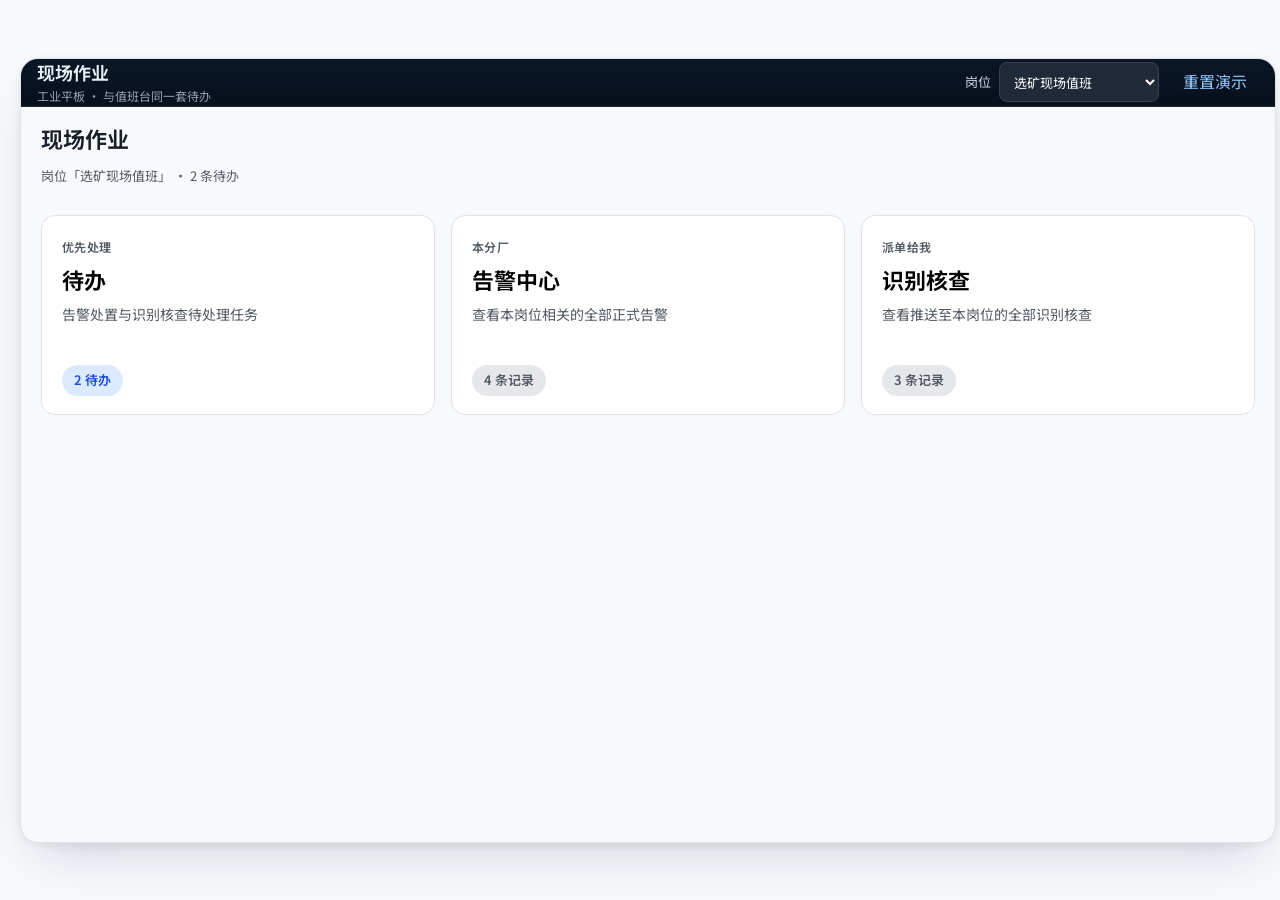
<file: mobile.html>
<!DOCTYPE html>
<html lang="zh-CN">
<head>
  <meta charset="UTF-8">
  <meta name="viewport" content="width=device-width, initial-scale=1, maximum-scale=1">
  <title>现场作业 · 工业平板</title>
  <link rel="stylesheet" href="./css/mobile.css?v=8">
</head>
<body>
  <div class="stage">
    <div class="tablet" id="app">
      <header class="bar dark-nav">
        <div>
          <strong>现场作业</strong>
          <span class="bar-sub">工业平板 · 与值班台同一套待办</span>
        </div>
        <div class="bar-right">
          <label class="post-pick">岗位
            <select id="post" class="bar-select"></select>
          </label>
          <button type="button" class="bar-link" id="reset">重置演示</button>
        </div>
      </header>
      <main id="main"></main>
    </div>
  </div>
  <script src="./js/store.js?v=2"></script>
  <script src="./js/mobile.js?v=12"></script>
</body>
</html>
</file>
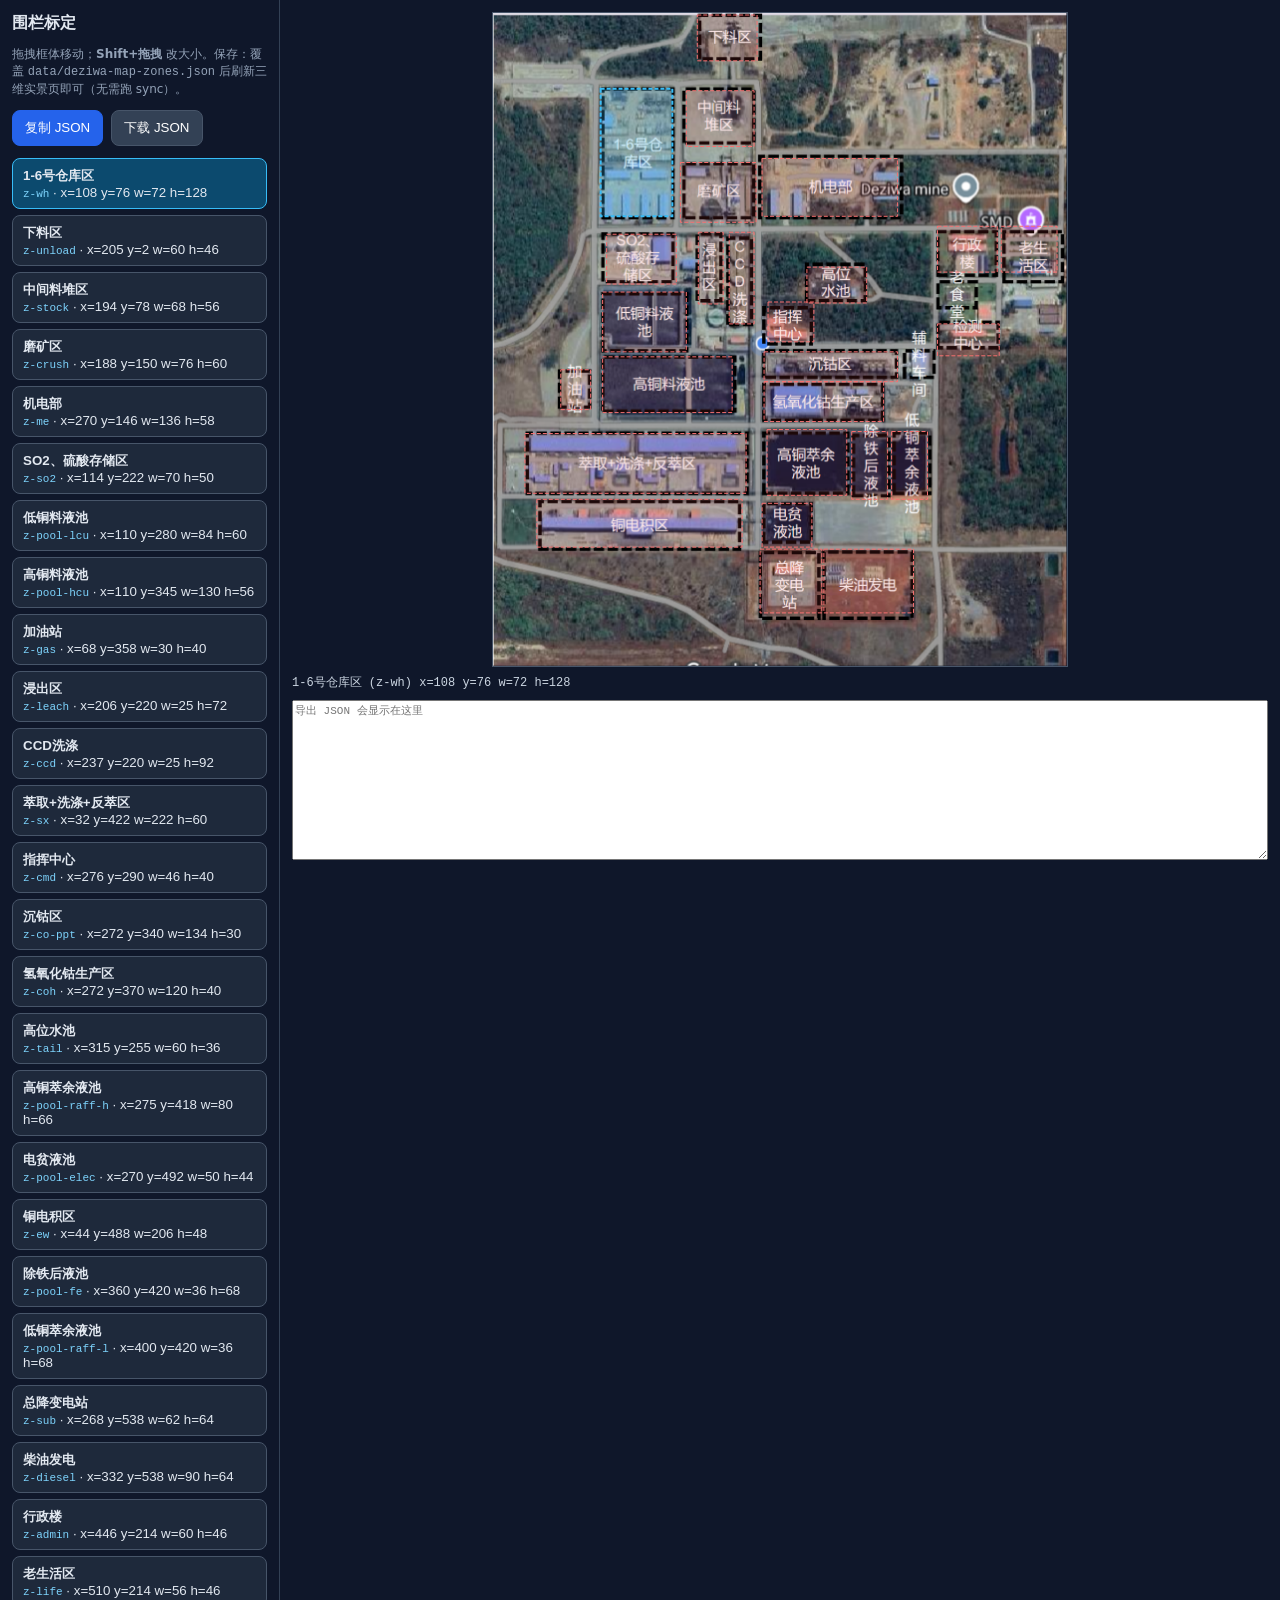
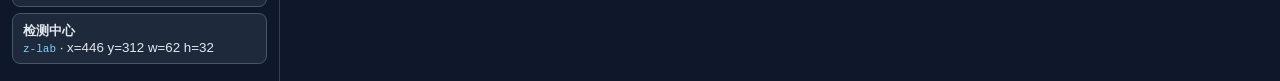
<file: tools/zone-calibrate.html>
<!DOCTYPE html>
<html lang="zh-CN">
<head>
  <meta charset="UTF-8">
  <meta name="viewport" content="width=device-width, initial-scale=1">
  <title>Deziwa 围栏标定 · 576×655</title>
  <style>
    * { box-sizing: border-box; }
    body { margin: 0; font: 14px/1.4 system-ui, sans-serif; background: #0f172a; color: #e2e8f0; }
    .layout { display: grid; grid-template-columns: 280px 1fr; min-height: 100vh; }
    aside { padding: 12px; border-right: 1px solid #334155; overflow: auto; }
    main { padding: 12px; overflow: auto; }
    h1 { font-size: 16px; margin: 0 0 8px; }
    .hint { font-size: 12px; color: #94a3b8; margin-bottom: 12px; }
    .zone-item { display: block; width: 100%; text-align: left; padding: 8px 10px; margin-bottom: 6px;
      border: 1px solid #475569; border-radius: 8px; background: #1e293b; color: inherit; cursor: pointer; }
    .zone-item.is-on { border-color: #38bdf8; background: #0c4a6e; }
    .zone-item code { font-size: 11px; color: #7dd3fc; }
    .toolbar { display: flex; flex-wrap: wrap; gap: 8px; margin-bottom: 12px; }
    button { padding: 8px 12px; border-radius: 8px; border: 1px solid #475569; background: #334155; color: #fff; cursor: pointer; }
    button.primary { background: #2563eb; border-color: #2563eb; }
    .stage { position: relative; width: min(100%, 576px); margin: 0 auto; }
    .stage svg { width: 100%; height: auto; display: block; border: 1px solid #475569; touch-action: none; }
    .coords { font-family: ui-monospace, monospace; font-size: 12px; margin-top: 8px; color: #cbd5e1; }
    textarea { width: 100%; height: 160px; margin-top: 8px; font-size: 11px; font-family: ui-monospace, monospace; }
  </style>
</head>
<body>
  <div class="layout">
    <aside>
      <h1>围栏标定</h1>
      <p class="hint">拖拽框体移动；<b>Shift+拖拽</b> 改大小。保存：覆盖 <code>data/deziwa-map-zones.json</code> 后刷新三维实景页即可（无需跑 sync）。</p>
      <div class="toolbar">
        <button type="button" class="primary" id="btn-export">复制 JSON</button>
        <button type="button" id="btn-download">下载 JSON</button>
      </div>
      <div id="zone-list"></div>
    </aside>
    <main>
      <div class="stage" id="stage"></div>
      <div class="coords" id="coords">—</div>
      <textarea id="out" readonly placeholder="导出 JSON 会显示在这里"></textarea>
    </main>
  </div>
  <script>
    const MAP_W = 576;
    const MAP_H = 655;
    const zonesUrl = "../data/deziwa-map-zones.json";
    const imgUrl = "../assets/deziwa-aerial.png";

    let zones = [];
    let selectedId = null;
    let drag = null;

    async function load() {
      zones = await fetch(zonesUrl).then((r) => r.json());
      selectedId = zones[0]?.id ?? null;
      renderList();
      renderSvg();
    }

    function renderList() {
      const list = document.getElementById("zone-list");
      list.innerHTML = zones.map((z) => `
        <button type="button" class="zone-item${z.id === selectedId ? " is-on" : ""}" data-id="${z.id}">
          <strong>${z.name}</strong><br>
          <code>${z.id}</code> · x=${z.x} y=${z.y} w=${z.w} h=${z.h}
        </button>
      `).join("");
      list.querySelectorAll("[data-id]").forEach((btn) => {
        btn.addEventListener("click", () => {
          selectedId = btn.dataset.id;
          renderList();
          renderSvg();
        });
      });
    }

    function renderSvg() {
      const z = zones.find((item) => item.id === selectedId);
      document.getElementById("coords").textContent = z
        ? `${z.name} (${z.id})  x=${z.x}  y=${z.y}  w=${z.w}  h=${z.h}`
        : "—";

      const rects = zones.map((item) => {
        const on = item.id === selectedId;
        return `<rect data-id="${item.id}" x="${item.x}" y="${item.y}" width="${item.w}" height="${item.h}"
          fill="${on ? "rgba(56,189,248,0.25)" : "rgba(239,68,68,0.12)"}"
          stroke="${on ? "#38bdf8" : "#f87171"}" stroke-width="${on ? 2 : 1}" stroke-dasharray="4 2" />`;
      }).join("");

      document.getElementById("stage").innerHTML = `
        <svg viewBox="0 0 ${MAP_W} ${MAP_H}" xmlns="http://www.w3.org/2000/svg">
          <image href="${imgUrl}" x="0" y="0" width="${MAP_W}" height="${MAP_H}" />
          ${rects}
        </svg>
      `;

      const svg = document.querySelector("#stage svg");
      svg.addEventListener("pointerdown", onPointerDown);
      svg.addEventListener("pointermove", onPointerMove);
      svg.addEventListener("pointerup", onPointerUp);
      svg.addEventListener("pointerleave", onPointerUp);
    }

    function svgPoint(svg, clientX, clientY) {
      const pt = svg.createSVGPoint();
      pt.x = clientX;
      pt.y = clientY;
      const ctm = svg.getScreenCTM();
      if (!ctm) return { x: 0, y: 0 };
      const p = pt.matrixTransform(ctm.inverse());
      return { x: p.x, y: p.y };
    }

    function onPointerDown(event) {
      const svg = event.currentTarget;
      const target = event.target.closest("[data-id]");
      if (!target || target.tagName !== "rect") return;
      selectedId = target.dataset.id;
      renderList();
      const zone = zones.find((z) => z.id === selectedId);
      const p = svgPoint(svg, event.clientX, event.clientY);
      drag = {
        id: selectedId,
        resize: event.shiftKey,
        startX: p.x,
        startY: p.y,
        ox: zone.x,
        oy: zone.y,
        ow: zone.w,
        oh: zone.h,
      };
      svg.setPointerCapture(event.pointerId);
      event.preventDefault();
    }

    function onPointerMove(event) {
      if (!drag) return;
      const svg = event.currentTarget;
      const zone = zones.find((z) => z.id === drag.id);
      const p = svgPoint(svg, event.clientX, event.clientY);
      const dx = p.x - drag.startX;
      const dy = p.y - drag.startY;
      if (drag.resize) {
        zone.w = Math.max(8, Math.round((drag.ow + dx) * 10) / 10);
        zone.h = Math.max(8, Math.round((drag.oh + dy) * 10) / 10);
      } else {
        zone.x = Math.round((drag.ox + dx) * 10) / 10;
        zone.y = Math.round((drag.oy + dy) * 10) / 10;
      }
      renderSvg();
    }

    function onPointerUp(event) {
      if (!drag) return;
      drag = null;
      try { event.currentTarget.releasePointerCapture(event.pointerId); } catch (_) {}
    }

    function exportJson() {
      return JSON.stringify(zones, null, 2) + "\n";
    }

    document.getElementById("btn-export").addEventListener("click", async () => {
      const text = exportJson();
      document.getElementById("out").value = text;
      await navigator.clipboard.writeText(text);
      alert("已复制到剪贴板，请粘贴保存到 prototype/data/deziwa-map-zones.json，然后刷新 index.html#/t1/overview");
    });

    document.getElementById("btn-download").addEventListener("click", () => {
      const blob = new Blob([exportJson()], { type: "application/json" });
      const a = document.createElement("a");
      a.href = URL.createObjectURL(blob);
      a.download = "deziwa-map-zones.json";
      a.click();
      URL.revokeObjectURL(a.href);
    });

    load().catch((err) => alert("加载失败：" + err));
  </script>
</body>
</html>
</file>
<file: css/mobile.css>
@import url("https://fonts.googleapis.com/css2?family=Noto+Sans+SC:wght@400;500;600;700&display=swap");
@import "./mineral.css";

*,
*::before,
*::after {
  box-sizing: border-box;
}

html,
body {
  margin: 0;
  min-height: 100%;
  background: var(--background);
  color: var(--foreground);
  font-family: "Noto Sans SC", "Source Han Sans SC", "PingFang SC", sans-serif;
  font-size: 16px;
  line-height: 1.45;
}

button,
select,
input,
textarea,
a {
  font: inherit;
}

button,
[role="button"],
a,
select {
  cursor: pointer;
}

:focus-visible {
  outline: 3px solid var(--focus);
  outline-offset: 2px;
}

.stage {
  min-height: 100vh;
  display: grid;
  place-items: center;
  padding: 20px;
  background: var(--background);
}

.tablet {
  width: min(1280px, calc(100vw - 24px));
  height: min(800px, calc((100vw - 24px) * 0.625), calc(100vh - 24px));
  background: var(--background);
  border-radius: 18px;
  overflow: hidden;
  display: flex;
  flex-direction: column;
  border: 1px solid var(--border);
  box-shadow: 0 2px 8px oklch(0.3 0.02 255 / 0.06), 0 24px 48px -20px oklch(0.28 0.05 255 / 0.22);
}

.bar {
  flex-shrink: 0;
  height: 48px;
  padding: 0 16px;
  display: flex;
  align-items: center;
  justify-content: space-between;
  gap: 16px;
}

.bar strong {
  display: block;
  font-size: 18px;
  font-weight: 650;
}

.bar-sub {
  display: block;
  margin-top: 2px;
  font-size: 12px;
  color: #94a3b8;
}

.bar-right {
  display: flex;
  align-items: center;
  gap: 12px;
}

.post-pick {
  display: flex;
  align-items: center;
  gap: 8px;
  font-size: 13px;
  color: #cbd5e1;
}

.bar-select {
  height: 40px;
  min-width: 160px;
  border: 1px solid #374151;
  border-radius: 8px;
  background: #1f2937;
  color: #fff;
  padding: 0 10px;
}

.bar-link {
  height: 40px;
  padding: 0 12px;
  border: 0;
  border-radius: 8px;
  background: transparent;
  color: #93c5fd;
}

.bar-link:hover {
  background: #1f2937;
}

#main {
  flex: 1;
  min-height: 0;
  display: flex;
  flex-direction: column;
}

.inbox,
.job {
  flex: 1;
  min-height: 0;
  display: flex;
  flex-direction: column;
}

.inbox-head {
  padding: 16px 20px 8px;
}

.inbox-head h1 {
  margin: 0;
  font-size: 22px;
  font-weight: 650;
}

.list-nav {
  display: flex;
  align-items: flex-start;
  gap: 12px;
}

.list-nav .back {
  flex-shrink: 0;
  margin-top: 2px;
}

.list-nav h1 {
  font-size: 20px;
}

.home-grid {
  flex: 1;
  min-height: 0;
  overflow: auto;
  padding: 8px 20px 24px;
  display: grid;
  grid-template-columns: 1fr 1fr;
  gap: 16px;
  align-content: start;
}

.home-grid-3 {
  grid-template-columns: repeat(3, 1fr);
}

.home-tile {
  text-align: left;
  border: 1px solid var(--line);
  border-radius: 14px;
  background: var(--panel);
  padding: 22px 20px 18px;
  min-height: 200px;
  display: flex;
  flex-direction: column;
  gap: 8px;
  transition: border-color 0.15s, background 0.15s;
}

.home-tile:hover,
.home-tile:active {
  border-color: #93c5fd;
  background: #eff6ff;
}

.home-tile-kicker {
  font-size: 12px;
  font-weight: 600;
  color: var(--muted-foreground);
  text-transform: uppercase;
  letter-spacing: 0.04em;
}

.home-tile strong {
  font-size: 22px;
  font-weight: 650;
}

.home-tile p {
  margin: 0;
  flex: 1;
  color: var(--muted-foreground);
  font-size: 14px;
}

.home-badge {
  align-self: flex-start;
  margin-top: 8px;
  font-size: 13px;
  font-weight: 600;
  color: var(--muted-foreground);
  background: #e5e7eb;
  padding: 6px 12px;
  border-radius: 999px;
}

.home-badge.is-hot {
  color: #1d4ed8;
  background: #dbeafe;
}

.tabs {
  display: flex;
  gap: 8px;
  padding: 0 20px 12px;
}

.tab {
  flex: 1;
  height: 48px;
  border: 1px solid var(--line);
  border-radius: 10px;
  background: var(--panel);
  color: var(--text);
  font-weight: 600;
}

.tab.is-on {
  background: var(--primary);
  border-color: var(--primary);
  color: #fff;
}

.tab b {
  margin-left: 6px;
  font-variant-numeric: tabular-nums;
}

.list {
  flex: 1;
  min-height: 0;
  overflow: auto;
  padding: 0 20px 20px;
  display: flex;
  flex-direction: column;
  gap: 10px;
}

.task {
  display: block;
  width: 100%;
  text-align: left;
  border: 1px solid var(--line);
  background: var(--panel);
  border-radius: 12px;
  padding: 16px 18px;
  min-height: 88px;
}

.task:hover,
.task:active {
  border-color: #93c5fd;
  background: #eff6ff;
}

.task .row {
  display: flex;
  justify-content: space-between;
  align-items: center;
  gap: 12px;
}

.task strong {
  font-size: 17px;
}

.task p {
  margin: 6px 0 0;
}

.list-section {
  margin: 18px 20px 0;
  font-size: 15px;
  font-weight: 600;
  color: var(--muted-foreground);
}

.list-hint {
  margin: 0 20px 8px;
}

.task.is-muted {
  background: #f9fafb;
}

.task.is-muted:hover,
.task.is-muted:active {
  border-color: #cbd5e1;
  background: #f3f4f6;
}

.list-history {
  padding-top: 8px;
}

.task.is-done {
  cursor: default;
  background: #f3f4f6;
  border-style: dashed;
  min-height: auto;
}

.task.is-done:hover,
.task.is-done:active {
  border-color: var(--line);
  background: #f3f4f6;
}

.task .tag {
  font-size: 12px;
  font-weight: 600;
  color: var(--muted-foreground);
  background: #e5e7eb;
  padding: 2px 8px;
  border-radius: 999px;
}

.meta {
  color: var(--muted-foreground);
  font-size: 13px;
}

.empty {
  margin: 40px auto;
  text-align: center;
  color: var(--muted-foreground);
  max-width: 420px;
}

.job-nav {
  display: flex;
  align-items: center;
  gap: 12px;
  padding: 12px 20px 0;
}

.back {
  height: 48px;
  padding: 0 16px;
  border: 1px solid var(--line);
  border-radius: 10px;
  background: var(--panel);
}

.job-nav h1 {
  margin: 0;
  font-size: 20px;
}

.job-body {
  flex: 1;
  min-height: 0;
  display: grid;
  grid-template-columns: 1.05fr 0.95fr;
  gap: 14px;
  padding: 12px 20px 16px;
}

.job-body-single {
  grid-template-columns: 1fr;
}

.timeline {
  margin-top: 16px;
  padding-top: 12px;
  border-top: 1px solid var(--line);
}

.timeline h3 {
  margin: 0 0 8px;
  font-size: 14px;
}

.timeline ul {
  margin: 0;
  padding-left: 18px;
  color: var(--muted-foreground);
  font-size: 13px;
}

.timeline li {
  margin-bottom: 6px;
}

.pane {
  min-height: 0;
  overflow: auto;
  background: var(--panel);
  border: 1px solid var(--line);
  border-radius: 12px;
  padding: 16px 18px;
}

.pane.form {
  display: flex;
  flex-direction: column;
  overflow: hidden;
}

.form-scroll {
  flex: 1;
  min-height: 0;
  overflow: auto;
}

.pane h2 {
  margin: 0 0 12px;
  font-size: 15px;
  font-weight: 650;
}

.detail-head {
  display: flex;
  justify-content: space-between;
  align-items: flex-start;
  gap: 12px;
  margin-bottom: 12px;
}

.detail-head strong {
  font-size: 18px;
}

.kv {
  margin: 0 0 12px;
}

.kv dt {
  color: var(--muted-foreground);
  font-size: 13px;
}

.kv dd {
  margin: 0 0 8px;
  font-size: 16px;
}

.shots {
  display: grid;
  grid-template-columns: 1fr 1fr;
  gap: 8px;
}

.monitor {
  min-height: 150px;
  background: #111827;
  color: #e5e7eb;
  border-radius: 10px;
  padding: 12px;
  display: flex;
  flex-direction: column;
  justify-content: space-between;
}

.monitor span,
.monitor p {
  margin: 0;
  font-size: 12px;
  color: #94a3b8;
}

.monitor b {
  font-size: 20px;
  letter-spacing: 0.04em;
}

.ask {
  margin: 12px 0 0;
  padding: 12px;
  background: #fffbeb;
  border: 1px solid #fde68a;
  border-radius: 10px;
}

.ask h3 {
  margin: 0 0 6px;
  font-size: 14px;
}

.form .block {
  display: block;
  margin-bottom: 12px;
}

.form .lbl {
  display: block;
  margin-bottom: 6px;
  font-weight: 600;
}

.form label {
  display: block;
  margin-bottom: 12px;
  font-weight: 600;
}

.form textarea,
.form .field {
  display: block;
  width: 100%;
  margin-top: 6px;
  border: 1px solid var(--line);
  border-radius: 10px;
  padding: 10px 12px;
  background: #fff;
}

.form textarea {
  min-height: 96px;
  resize: vertical;
}

.choices {
  display: flex;
  flex-wrap: wrap;
  gap: 8px;
  margin-top: 8px;
}

.choice {
  min-height: 48px;
  padding: 0 14px;
  border: 1px solid var(--line);
  border-radius: 10px;
  background: #fff;
}

.choice.is-on {
  background: var(--primary);
  border-color: var(--primary);
  color: #fff;
}

.photos {
  display: flex;
  flex-wrap: wrap;
  gap: 8px;
  margin-top: 8px;
}

.photo {
  width: 92px;
  height: 72px;
  border-radius: 8px;
  background: #1f2937;
  color: #94a3b8;
  display: grid;
  place-items: center;
  font-size: 12px;
}

.job-foot {
  display: flex;
  gap: 10px;
  flex-shrink: 0;
  padding-top: 12px;
  margin-top: 8px;
  border-top: 1px solid var(--line);
}

.btn {
  flex: 1;
  min-height: 52px;
  border: 1px solid var(--line);
  border-radius: 10px;
  background: var(--panel);
  font-weight: 650;
}

.btn-primary {
  background: var(--primary);
  border-color: var(--primary);
  color: #fff;
}

.btn[disabled] {
  opacity: 0.45;
}

.lvl {
  display: inline-flex;
  align-items: center;
  height: 26px;
  padding: 0 8px;
  border-radius: 999px;
  color: #fff;
  font-size: 12px;
  font-weight: 650;
}

.lvl-1 { background: var(--l1); }
.lvl-2 { background: var(--l2); }
.lvl-3 { background: var(--l3); }
.lvl-4 { background: var(--l4); }

.toast {
  position: absolute;
  left: 50%;
  bottom: 28px;
  transform: translateX(-50%);
  background: #111827;
  color: #fff;
  padding: 12px 18px;
  border-radius: 999px;
  font-weight: 600;
  z-index: 5;
}

.err {
  color: var(--l1);
  font-size: 13px;
  font-weight: 500;
  margin: -6px 0 10px;
}

.tablet {
  position: relative;
}
</file>
